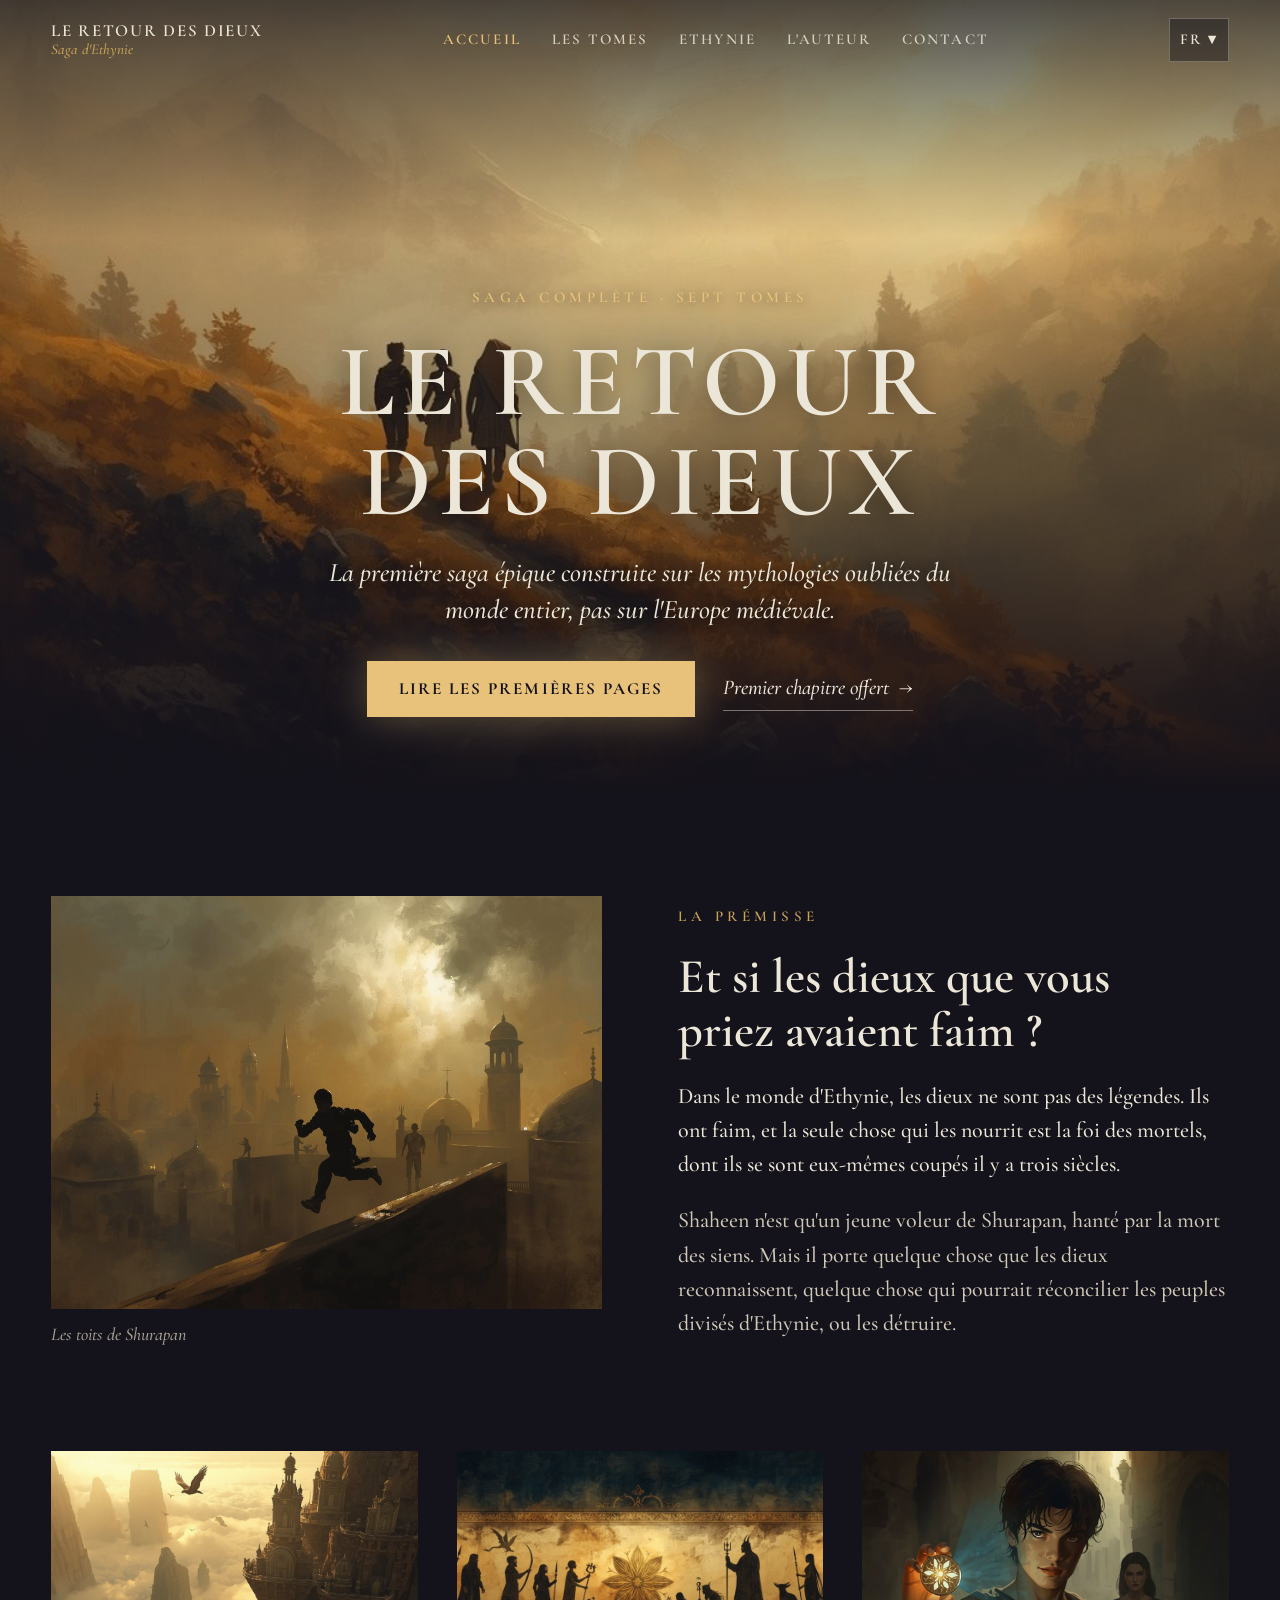
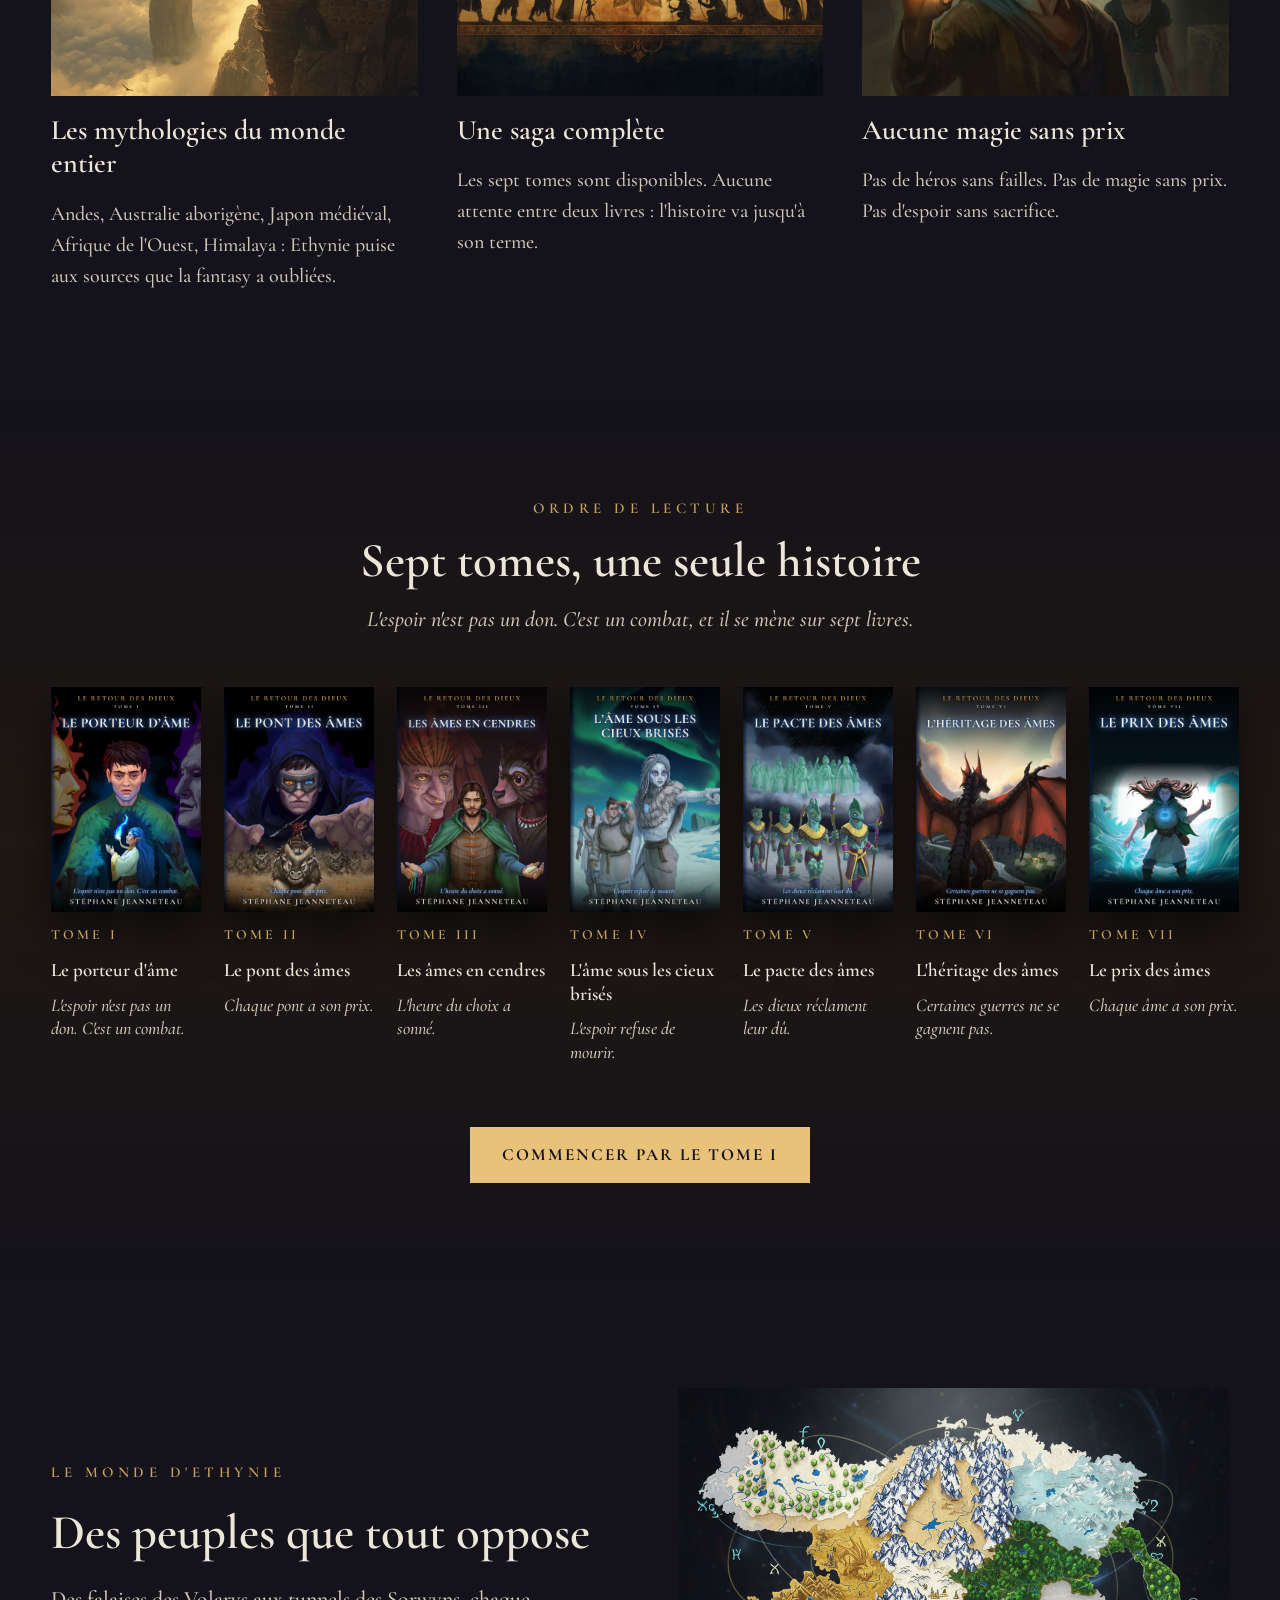
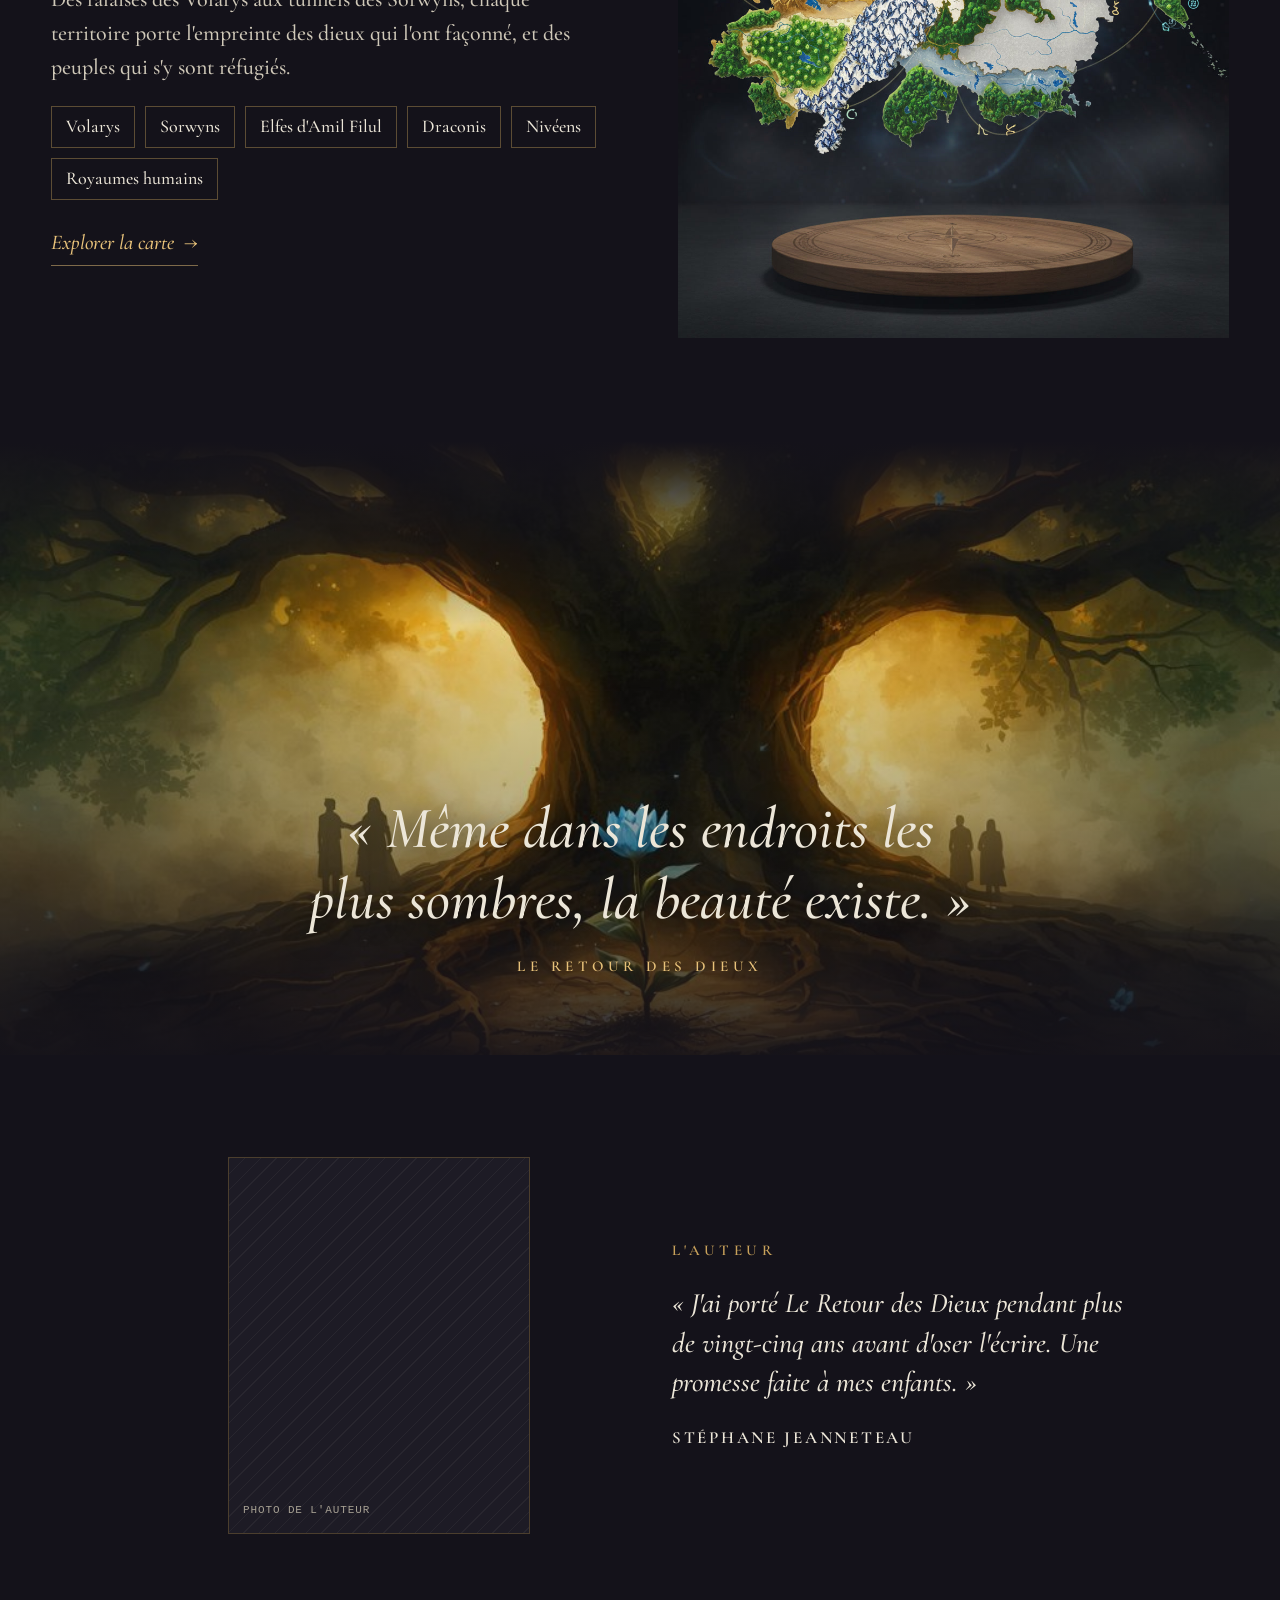
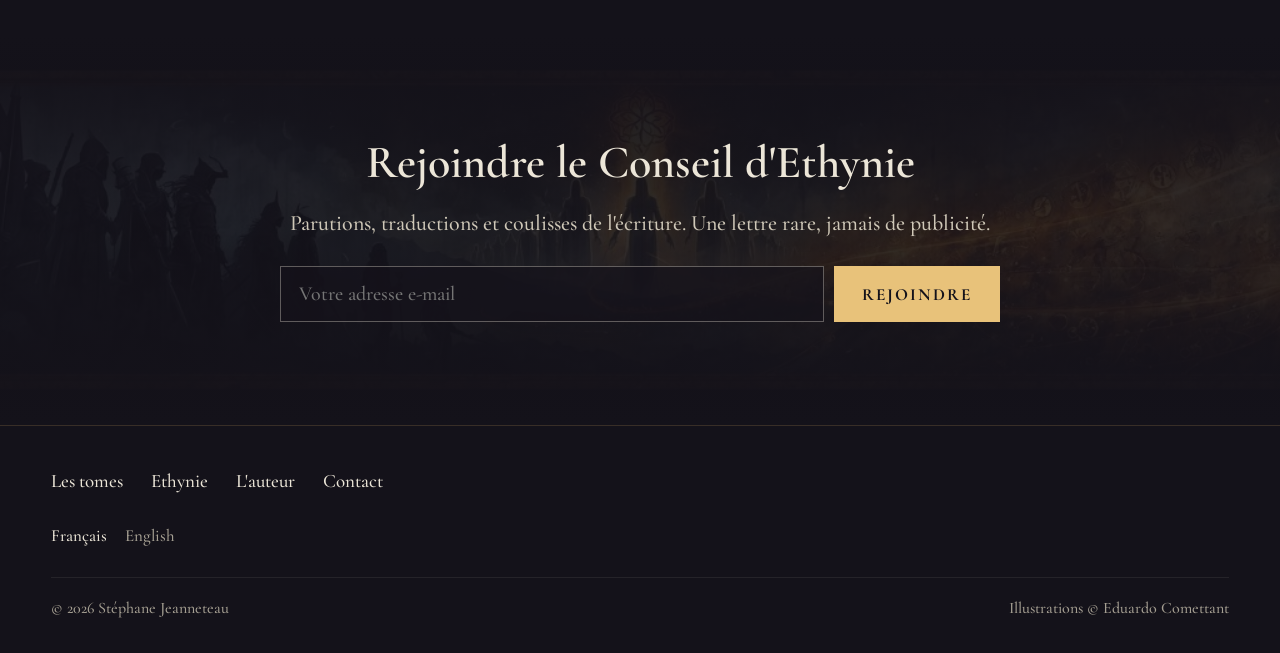
<file: index.html>
<!doctype html>
<html lang="fr">
<head>
  <meta charset="utf-8">
  <meta name="viewport" content="width=device-width, initial-scale=1">
  <title>Le Retour des Dieux · Saga de fantasy épique en sept tomes</title>
  <meta name="description" content="La première saga épique construite sur les mythologies oubliées du monde entier, pas sur l'Europe médiévale. Sept tomes disponibles, par Stéphane Jeanneteau.">
  <meta name="theme-color" content="#14121a">
  <link rel="alternate" hreflang="fr" href="https://ethynie.netlify.app/">
  <link rel="alternate" hreflang="en" href="https://ethynie.netlify.app/en/">
  <link rel="alternate" hreflang="x-default" href="https://ethynie.netlify.app/">

  <meta property="og:type" content="website">
  <meta property="og:locale" content="fr_FR">
  <meta property="og:title" content="Le Retour des Dieux · Saga d'Ethynie">
  <meta property="og:description" content="La première saga épique construite sur les mythologies oubliées du monde entier. Sept tomes disponibles.">
  <meta property="og:image" content="https://ethynie.netlify.app/img/aube-chemin.jpg">
  <meta name="twitter:card" content="summary_large_image">

  <link rel="preconnect" href="https://fonts.googleapis.com">
  <link rel="preconnect" href="https://fonts.gstatic.com" crossorigin>
  <link rel="stylesheet" href="https://fonts.googleapis.com/css2?family=Cormorant+Garamond:ital,wght@0,400;0,500;0,600;0,700;1,400;1,500;1,600&display=swap">
  <link rel="stylesheet" href="css/style.css">
</head>
<body id="haut">
  <a class="skip" href="#contenu">Aller au contenu</a>

  <section class="hero" aria-label="Présentation">
    <img class="hero__bg" src="img/aube-chemin.jpg" alt="" fetchpriority="high">
    <div class="hero__veil"></div>

    <header class="header">
      <a class="brand" href="#haut">
        <span class="brand__name">Le Retour des Dieux</span>
        <span class="brand__sub">Saga d'Ethynie</span>
      </a>
      <nav class="nav" id="nav" aria-label="Navigation principale">
        <a href="#haut" aria-current="page">Accueil</a>
        <a href="#tomes">Les tomes</a>
        <a href="#ethynie">Ethynie</a>
        <a href="#auteur">L'auteur</a>
        <a href="#contact">Contact</a>
      </nav>
      <div class="header__tools">
        <details class="lang">
          <summary aria-label="Choisir la langue">FR <span aria-hidden="true">▾</span></summary>
          <ul>
            <li><span aria-current="true">Français</span></li>
            <li><a href="en/" lang="en" hreflang="en">English</a></li>
          </ul>
        </details>
        <button class="menu-toggle" aria-label="Menu" aria-expanded="false" aria-controls="nav">
          <span></span><span></span>
        </button>
      </div>
    </header>

    <div class="hero__content">
      <span class="eyebrow">Saga complète · Sept tomes</span>
      <h1>Le Retour<br>des Dieux</h1>
      <p class="hero__promise">La première saga épique construite sur les mythologies oubliées du monde entier, pas sur l'Europe médiévale.</p>
      <div class="ctas">
        <a class="btn btn--glow" data-amazon="t1" href="#tomes">Lire les premières pages</a>
        <a class="link" data-amazon="t1" href="#tomes">Premier chapitre offert <span aria-hidden="true">→</span></a>
      </div>
    </div>
  </section>

  <main id="contenu">
    <section class="section" aria-labelledby="premisse-titre">
      <div class="wrap split">
        <figure class="figure">
          <img src="img/voleur-toits.jpg" alt="Un jeune voleur bondit sur les toits de Shurapan" loading="lazy">
          <figcaption>Les toits de Shurapan</figcaption>
        </figure>
        <div class="stack">
          <span class="eyebrow">La prémisse</span>
          <h2 id="premisse-titre">Et si les dieux que vous priez avaient faim&nbsp;?</h2>
          <p>Dans le monde d'Ethynie, les dieux ne sont pas des légendes. Ils ont faim, et la seule chose qui les nourrit est la foi des mortels, dont ils se sont eux-mêmes coupés il y a trois siècles.</p>
          <p class="muted">Shaheen n'est qu'un jeune voleur de Shurapan, hanté par la mort des siens. Mais il porte quelque chose que les dieux reconnaissent, quelque chose qui pourrait réconcilier les peuples divisés d'Ethynie, ou les détruire.</p>
        </div>
      </div>
    </section>

    <section class="section section--tight-top" aria-label="Pourquoi lire la saga">
      <div class="wrap args">
        <div class="arg">
          <img src="img/falaises-volarys.jpg" alt="Cités accrochées aux falaises au-dessus des nuages" loading="lazy">
          <h3>Les mythologies du monde entier</h3>
          <p>Andes, Australie aborigène, Japon médiéval, Afrique de l'Ouest, Himalaya : Ethynie puise aux sources que la fantasy a oubliées.</p>
        </div>
        <div class="arg">
          <img src="img/bandeau-tomes.jpg" alt="Frise des peuples d'Ethynie" loading="lazy">
          <h3>Une saga complète</h3>
          <p>Les sept tomes sont disponibles. Aucune attente entre deux livres : l'histoire va jusqu'à son terme.</p>
        </div>
        <div class="arg">
          <img src="img/medaillon.jpg" alt="Un médaillon lumineux dans une main" loading="lazy" style="object-position:30% 40%">
          <h3>Aucune magie sans prix</h3>
          <p>Pas de héros sans failles. Pas de magie sans prix. Pas d'espoir sans sacrifice.</p>
        </div>
      </div>
    </section>

    <section class="section tomes" id="tomes" aria-labelledby="tomes-titre">
      <div class="tomes__inner">
        <div class="tomes__head">
          <span class="eyebrow">Ordre de lecture</span>
          <h2 id="tomes-titre">Sept tomes, une seule histoire</h2>
          <p>L'espoir n'est pas un don. C'est un combat, et il se mène sur sept livres.</p>
        </div>
        <div class="tomes__scroll">
          <ol class="tomes__list">
            <li><a class="tome" data-amazon="t1" href="#tomes">
              <img src="covers/fr/t1.jpg" alt="Couverture du tome 1, Le porteur d'âme" width="800" height="1200" loading="lazy">
              <span class="tome__num">Tome I</span>
              <span class="tome__title">Le porteur d'âme</span>
              <span class="tome__line">L'espoir n'est pas un don. C'est un combat.</span>
            </a></li>
            <li><a class="tome" data-amazon="t2" href="#tomes">
              <img src="covers/fr/t2.jpg" alt="Couverture du tome 2, Le pont des âmes" width="800" height="1200" loading="lazy">
              <span class="tome__num">Tome II</span>
              <span class="tome__title">Le pont des âmes</span>
              <span class="tome__line">Chaque pont a son prix.</span>
            </a></li>
            <li><a class="tome" data-amazon="t3" href="#tomes">
              <img src="covers/fr/t3.jpg" alt="Couverture du tome 3, Les âmes en cendres" width="800" height="1200" loading="lazy">
              <span class="tome__num">Tome III</span>
              <span class="tome__title">Les âmes en cendres</span>
              <span class="tome__line">L'heure du choix a sonné.</span>
            </a></li>
            <li><a class="tome" data-amazon="t4" href="#tomes">
              <img src="covers/fr/t4.jpg" alt="Couverture du tome 4, L'âme sous les cieux brisés" width="800" height="1200" loading="lazy">
              <span class="tome__num">Tome IV</span>
              <span class="tome__title">L'âme sous les cieux brisés</span>
              <span class="tome__line">L'espoir refuse de mourir.</span>
            </a></li>
            <li><a class="tome" data-amazon="t5" href="#tomes">
              <img src="covers/fr/t5.jpg" alt="Couverture du tome 5, Le pacte des âmes" width="800" height="1200" loading="lazy">
              <span class="tome__num">Tome V</span>
              <span class="tome__title">Le pacte des âmes</span>
              <span class="tome__line">Les dieux réclament leur dû.</span>
            </a></li>
            <li><a class="tome" data-amazon="t6" href="#tomes">
              <img src="covers/fr/t6.jpg" alt="Couverture du tome 6, L'héritage des âmes" width="800" height="1200" loading="lazy">
              <span class="tome__num">Tome VI</span>
              <span class="tome__title">L'héritage des âmes</span>
              <span class="tome__line">Certaines guerres ne se gagnent pas.</span>
            </a></li>
            <li><a class="tome" data-amazon="t7" href="#tomes">
              <img src="covers/fr/t7.jpg" alt="Couverture du tome 7, Le prix des âmes" width="800" height="1200" loading="lazy">
              <span class="tome__num">Tome VII</span>
              <span class="tome__title">Le prix des âmes</span>
              <span class="tome__line">Chaque âme a son prix.</span>
            </a></li>
          </ol>
        </div>
        <div class="ctas">
          <a class="btn" data-amazon="t1" href="#tomes">Commencer par le tome I</a>
        </div>
      </div>
    </section>

    <section class="section" id="ethynie" aria-labelledby="monde-titre">
      <div class="wrap split">
        <div class="stack">
          <span class="eyebrow">Le monde d'Ethynie</span>
          <h2 id="monde-titre">Des peuples que tout oppose</h2>
          <p class="muted">Des falaises des Volarys aux tunnels des Sorwyns, chaque territoire porte l'empreinte des dieux qui l'ont façonné, et des peuples qui s'y sont réfugiés.</p>
          <ul class="peoples">
            <li>Volarys</li>
            <li>Sorwyns</li>
            <li>Elfes d'Amil Filul</li>
            <li>Draconis</li>
            <li>Nivéens</li>
            <li>Royaumes humains</li>
          </ul>
          <a class="link link--or" href="img/carte.jpg">Explorer la carte <span aria-hidden="true">→</span></a>
        </div>
        <img class="map" src="img/carte.jpg" alt="Carte du monde d'Ethynie" loading="lazy">
      </div>
    </section>

    <section class="quote" aria-label="Citation">
      <img class="quote__bg" src="img/arbre-fleur.jpg" alt="" loading="lazy">
      <div class="quote__veil"></div>
      <figure>
        <blockquote>«&nbsp;Même dans les endroits les plus sombres, la beauté existe.&nbsp;»</blockquote>
        <figcaption>Le Retour des Dieux</figcaption>
      </figure>
    </section>

    <section class="section" id="auteur" aria-labelledby="auteur-titre">
      <div class="author">
        <div class="author__photo" role="img" aria-label="Photo de Stéphane Jeanneteau">Photo de l'auteur</div>
        <div class="stack">
          <span class="eyebrow" id="auteur-titre">L'auteur</span>
          <p class="author__quote">«&nbsp;J'ai porté Le Retour des Dieux pendant plus de vingt-cinq ans avant d'oser l'écrire. Une promesse faite à mes enfants.&nbsp;»</p>
          <span class="author__name">Stéphane Jeanneteau</span>
        </div>
      </div>
    </section>

    <section class="newsletter" id="contact" aria-labelledby="newsletter-titre">
      <img class="newsletter__bg" src="img/bandeau-monde.jpg" alt="" loading="lazy">
      <div class="newsletter__veil"></div>
      <div class="newsletter__inner">
        <h2 id="newsletter-titre">Rejoindre le Conseil d'Ethynie</h2>
        <p class="muted">Parutions, traductions et coulisses de l'écriture. Une lettre rare, jamais de publicité.</p>
        <form name="newsletter" method="POST" action="/merci.html" data-netlify="true" netlify-honeypot="site-web">
          <input type="hidden" name="form-name" value="newsletter">
          <input type="hidden" name="langue" value="fr">
          <p class="hp"><label>Ne pas remplir <input name="site-web" tabindex="-1" autocomplete="off"></label></p>
          <input type="email" name="email" required autocomplete="email" aria-label="Adresse e-mail" placeholder="Votre adresse e-mail">
          <button class="btn" type="submit">Rejoindre</button>
        </form>
      </div>
    </section>
  </main>

  <footer class="footer">
    <div class="footer__inner">
      <div class="footer__row">
        <nav aria-label="Pied de page">
          <a href="#tomes">Les tomes</a>
          <a href="#ethynie">Ethynie</a>
          <a href="#auteur">L'auteur</a>
          <a href="#contact">Contact</a>
        </nav>
        <div class="footer__social">
          <a data-social="tiktok" href="#">TikTok</a>
          <a data-social="youtube" href="#">YouTube</a>
          <a data-social="instagram" href="#">Instagram</a>
          <a data-social="facebook" href="#">Facebook</a>
        </div>
      </div>
      <div class="footer__langs">
        <span aria-current="true">Français</span>
        <a href="en/" lang="en" hreflang="en">English</a>
      </div>
      <div class="footer__legal">
        <span>© 2026 Stéphane Jeanneteau</span>
        <span>Illustrations © Eduardo Comettant</span>
      </div>
    </div>
  </footer>

  <script src="js/config.js"></script>
  <script src="js/main.js"></script>
</body>
</html>
</file>
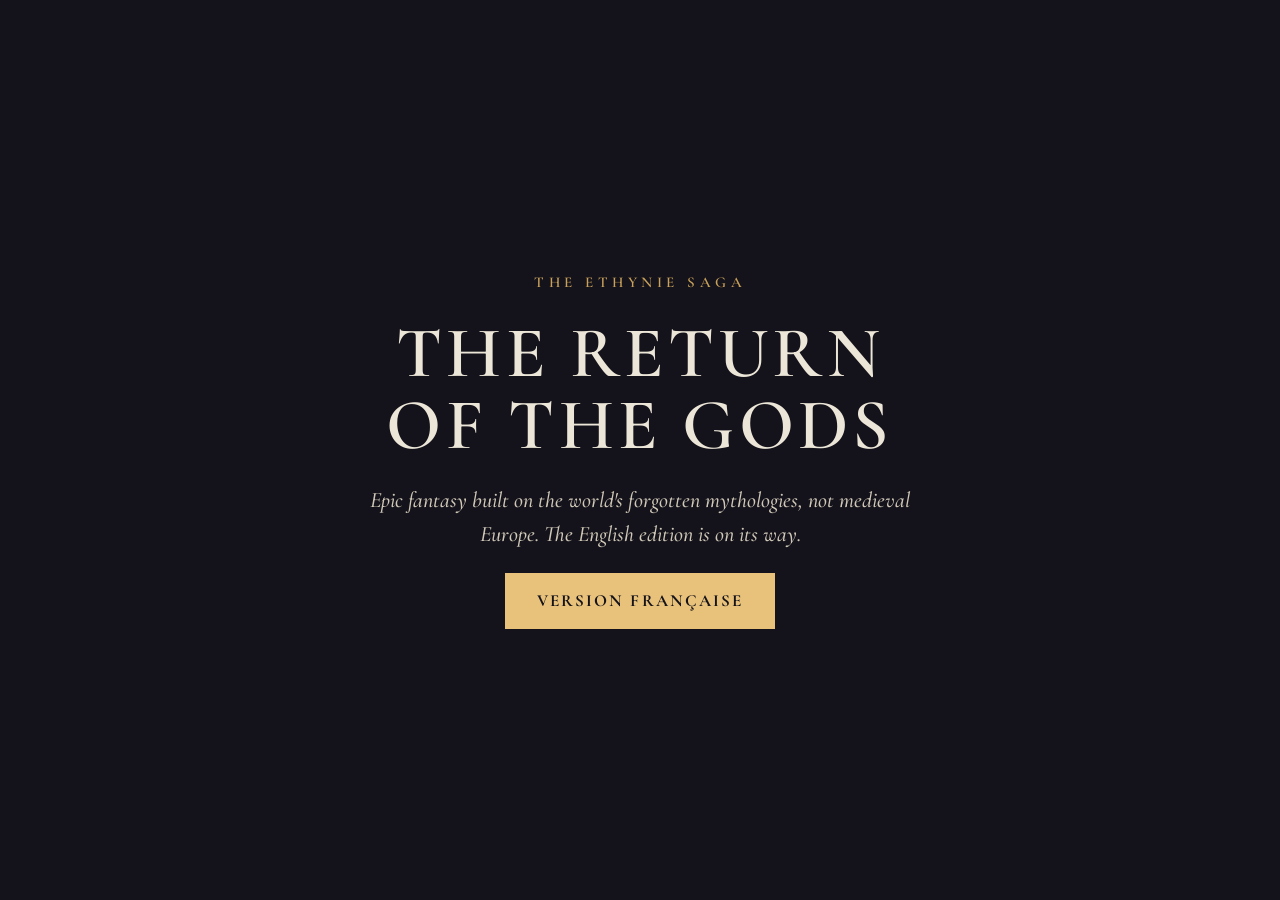
<file: en/index.html>
<!doctype html>
<html lang="en">
<head>
  <meta charset="utf-8">
  <meta name="viewport" content="width=device-width, initial-scale=1">
  <title>The Return of the Gods · Epic fantasy saga</title>
  <meta name="description" content="Epic fantasy built on the world's forgotten mythologies, not medieval Europe. English edition coming soon.">
  <meta name="robots" content="noindex">
  <meta name="theme-color" content="#14121a">
  <link rel="alternate" hreflang="fr" href="https://ethynie.netlify.app/">
  <link rel="alternate" hreflang="en" href="https://ethynie.netlify.app/en/">
  <link rel="preconnect" href="https://fonts.googleapis.com">
  <link rel="preconnect" href="https://fonts.gstatic.com" crossorigin>
  <link rel="stylesheet" href="https://fonts.googleapis.com/css2?family=Cormorant+Garamond:ital,wght@0,500;0,600;0,700;1,500&display=swap">
  <link rel="stylesheet" href="../css/style.css">
</head>
<body>
  <!-- English version: placeholder until the full page is translated. -->
  <main class="simple">
    <span class="eyebrow">The Ethynie Saga</span>
    <h1>The Return<br>of the Gods</h1>
    <p>Epic fantasy built on the world's forgotten mythologies, not medieval Europe. The English edition is on its way.</p>
    <a class="btn" href="../" lang="fr" hreflang="fr">Version française</a>
  </main>
</body>
</html>
</file>
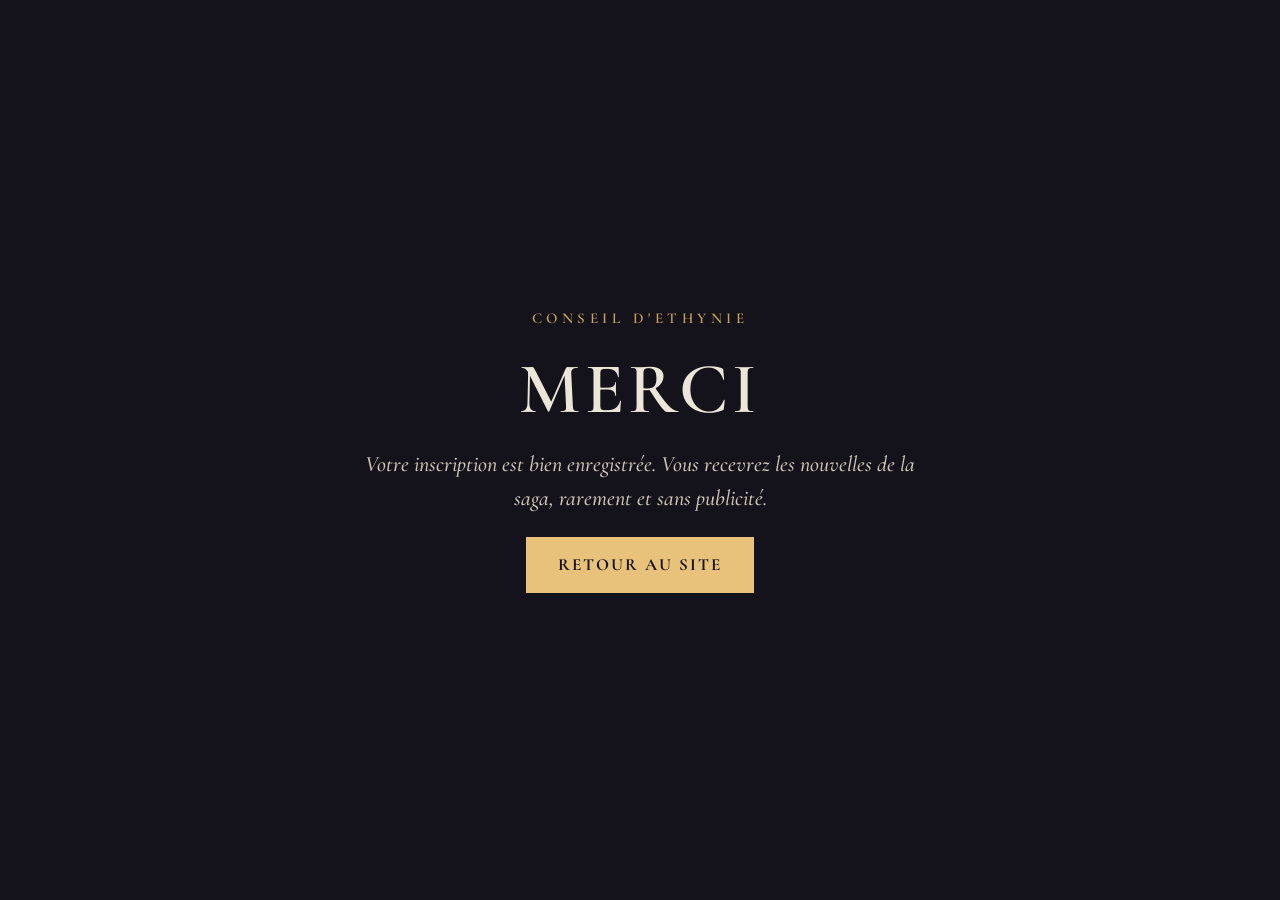
<file: merci.html>
<!doctype html>
<html lang="fr">
<head>
  <meta charset="utf-8">
  <meta name="viewport" content="width=device-width, initial-scale=1">
  <title>Merci · Le Retour des Dieux</title>
  <meta name="robots" content="noindex">
  <meta name="theme-color" content="#14121a">
  <link rel="preconnect" href="https://fonts.googleapis.com">
  <link rel="preconnect" href="https://fonts.gstatic.com" crossorigin>
  <link rel="stylesheet" href="https://fonts.googleapis.com/css2?family=Cormorant+Garamond:ital,wght@0,500;0,600;0,700;1,500&display=swap">
  <link rel="stylesheet" href="css/style.css">
</head>
<body>
  <main class="simple">
    <span class="eyebrow">Conseil d'Ethynie</span>
    <h1>Merci</h1>
    <p>Votre inscription est bien enregistrée. Vous recevrez les nouvelles de la saga, rarement et sans publicité.</p>
    <a class="btn" href="/">Retour au site</a>
  </main>
</body>
</html>
</file>
<file: css/style.css>
/* Le Retour des Dieux : feuille de style commune à toutes les langues */

:root {
  --nuit: #14121a;
  --nuit-2: #1d1b25;
  --parchemin: #ece6d8;
  --texte-2: #cfc8b8;
  --gris: #a59f92;
  --or: #c9a25b;
  --or-vif: #e8c27a;
  --or-clair: #f2d396;
  --gouttiere: clamp(20px, 4vw, 64px);
  --section: clamp(56px, 8vw, 120px);
}

* { box-sizing: border-box; }

html { scroll-behavior: smooth; }

body {
  margin: 0;
  background: var(--nuit);
  color: var(--parchemin);
  font-family: "Cormorant Garamond", Georgia, serif;
  font-size: 20px;
  font-weight: 500;
  line-height: 1.55;
  -webkit-font-smoothing: antialiased;
}
@media (min-width: 900px) { body { font-size: 22px; } }

img { display: block; max-width: 100%; }
a { color: inherit; }
h1, h2, h3, p { margin: 0; }
h2 { font-weight: 600; font-size: clamp(34px, 3.8vw, 54px); line-height: 1.1; text-wrap: balance; }
h3 { font-weight: 600; font-size: clamp(25px, 2.2vw, 30px); line-height: 1.2; }
p { text-wrap: pretty; }

:focus-visible { outline: 2px solid var(--or-vif); outline-offset: 3px; }

.skip {
  position: absolute; left: -9999px; top: 0; z-index: 100;
  background: var(--or-vif); color: var(--nuit); padding: 10px 16px;
}
.skip:focus { left: 8px; top: 8px; }

/* Éléments communs */
.wrap { max-width: 1240px; margin: 0 auto; }
.eyebrow {
  font-weight: 600; font-size: 15px; letter-spacing: 0.3em;
  text-transform: uppercase; color: var(--or);
}
.muted { color: var(--texte-2); }
.stack { display: flex; flex-direction: column; gap: 22px; }

.btn {
  display: inline-flex; align-items: center; justify-content: center;
  min-height: 56px; padding: 0 32px;
  background: var(--or-vif); color: var(--nuit);
  font-weight: 700; font-size: 17px; letter-spacing: 0.12em;
  text-transform: uppercase; text-decoration: none; text-align: center;
  border: none; cursor: pointer; font-family: inherit;
  transition: background 0.2s;
}
.btn:hover { background: var(--or-clair); }
.btn--glow { box-shadow: 0 0 40px rgba(232, 194, 122, 0.35); }

.link {
  display: inline-flex; align-items: center; gap: 10px; min-height: 44px;
  font-style: italic; font-size: 21px; text-decoration: none;
  border-bottom: 1px solid rgba(236, 230, 216, 0.45);
  transition: color 0.2s;
}
.link:hover { color: var(--or-vif); }
.link--or { color: var(--or-vif); border-bottom-color: rgba(232, 194, 122, 0.5); align-self: flex-start; }
.link--or:hover { color: var(--parchemin); }

.ctas { display: flex; flex-wrap: wrap; justify-content: center; align-items: center; gap: 14px 28px; }

/* En-tête */
.header {
  position: relative; z-index: 10;
  display: flex; align-items: center; justify-content: space-between; gap: 12px;
  padding: 18px var(--gouttiere);
}
.brand { display: flex; flex-direction: column; text-decoration: none; line-height: 1.1; }
.brand__name { font-weight: 600; font-size: 14px; letter-spacing: 0.1em; text-transform: uppercase; white-space: nowrap; }
.brand__sub { font-style: italic; font-size: 15px; color: var(--or); }
@media (min-width: 900px) { .brand__name { font-size: 17px; } }

.header__tools { display: flex; align-items: center; gap: 8px; }

.nav {
  display: none;
  position: absolute; top: 100%; left: 0; right: 0;
  flex-direction: column; gap: 4px;
  padding: 12px var(--gouttiere) 20px;
  background: rgba(20, 18, 26, 0.97);
  border-bottom: 1px solid rgba(201, 162, 91, 0.25);
}
.nav.is-open { display: flex; }
.nav a {
  padding: 10px 0; text-decoration: none;
  font-weight: 600; font-size: 15px; letter-spacing: 0.14em; text-transform: uppercase;
  opacity: 0.85; transition: opacity 0.2s, color 0.2s;
}
.nav a:hover, .nav a[aria-current] { opacity: 1; color: var(--or-vif); }

.menu-toggle, .lang summary {
  min-height: 44px;
  background: rgba(20, 18, 26, 0.45);
  border: 1px solid rgba(236, 230, 216, 0.3);
  color: var(--parchemin); cursor: pointer;
}
.menu-toggle {
  width: 44px; display: flex; flex-direction: column;
  justify-content: center; align-items: center; gap: 6px;
}
.menu-toggle span { width: 18px; height: 1px; background: var(--parchemin); }

@media (min-width: 900px) {
  .nav {
    display: flex; position: static; flex-direction: row;
    gap: clamp(18px, 2.4vw, 36px); padding: 0; background: none; border: none;
  }
  .nav a { padding: 0; }
  .menu-toggle { display: none; }
}

.lang { position: relative; }
.lang summary {
  list-style: none; display: flex; align-items: center; gap: 6px; padding: 0 10px;
  font-weight: 600; font-size: 15px; letter-spacing: 0.12em;
}
.lang summary::-webkit-details-marker { display: none; }
.lang ul {
  position: absolute; right: 0; top: calc(100% + 6px); z-index: 20;
  list-style: none; margin: 0; padding: 6px 0; min-width: 160px;
  background: var(--nuit-2); border: 1px solid rgba(201, 162, 91, 0.3);
}
.lang li a, .lang li span { display: block; padding: 8px 16px; font-size: 18px; text-decoration: none; }
.lang li a:hover { color: var(--or-vif); }
.lang li span { color: var(--or-vif); }

/* Hero */
.hero {
  position: relative; overflow: hidden;
  min-height: 100svh; display: flex; flex-direction: column;
}
@media (min-width: 900px) { .hero { min-height: clamp(720px, 62vw, 900px); } }
.hero__bg { position: absolute; inset: 0; width: 100%; height: 100%; object-fit: cover; object-position: 30% 60%; }
.hero__veil {
  position: absolute; inset: 0;
  background: linear-gradient(180deg, rgba(20,18,26,0.75) 0%, rgba(20,18,26,0.1) 30%, rgba(20,18,26,0.35) 60%, var(--nuit) 100%);
}
.hero__content {
  position: relative; z-index: 1; margin-top: auto;
  padding: 0 var(--gouttiere) clamp(56px, 6vw, 96px);
  display: flex; flex-direction: column; align-items: center; text-align: center; gap: 22px;
}
.hero .eyebrow { color: var(--or-vif); text-shadow: 0 1px 12px rgba(0,0,0,0.6); }
.hero h1 {
  font-weight: 600; font-size: clamp(48px, 8vw, 120px); line-height: 0.98;
  letter-spacing: 0.06em; text-transform: uppercase; text-wrap: balance;
  text-shadow: 0 2px 30px rgba(0,0,0,0.6);
}
.hero__promise {
  max-width: 640px; font-style: italic; font-size: clamp(23px, 2.1vw, 29px); line-height: 1.4;
  text-shadow: 0 1px 16px rgba(0,0,0,0.8);
}
.hero .ctas { margin-top: 10px; }

/* Sections */
.section { padding: var(--section) var(--gouttiere); }
.section--tight-top { padding-top: 0; }

.split {
  display: grid; align-items: center;
  grid-template-columns: repeat(auto-fit, minmax(min(100%, 380px), 1fr));
  gap: clamp(40px, 6vw, 96px);
}
.figure { margin: 0; display: flex; flex-direction: column; gap: 12px; }
.figure img { width: 100%; aspect-ratio: 4 / 3; object-fit: cover; }
.figure figcaption { font-style: italic; font-size: 18px; color: var(--gris); }

.args {
  display: grid; grid-template-columns: repeat(auto-fit, minmax(min(100%, 300px), 1fr));
  gap: clamp(28px, 3vw, 44px);
}
.arg { display: flex; flex-direction: column; gap: 18px; }
.arg img { width: 100%; aspect-ratio: 3 / 2; object-fit: cover; }
.arg p { font-size: 20px; color: var(--texte-2); }

/* Frise des tomes */
.tomes { background: linear-gradient(180deg, var(--nuit) 0%, #1f1813 50%, var(--nuit) 100%); }
.tomes__inner { max-width: 1320px; margin: 0 auto; display: flex; flex-direction: column; gap: clamp(36px, 4vw, 56px); }
.tomes__head { display: flex; flex-direction: column; align-items: center; text-align: center; gap: 14px; }
.tomes__head p { max-width: 560px; font-style: italic; color: var(--texte-2); }
.tomes__scroll {
  overflow-x: auto; scroll-snap-type: x mandatory;
  margin: 0 calc(-1 * var(--gouttiere)); padding: 0 var(--gouttiere) 12px;
}
.tomes__list {
  list-style: none; margin: 0; padding: 0;
  display: grid; grid-template-columns: repeat(7, minmax(150px, 1fr));
  gap: clamp(16px, 1.8vw, 26px); min-width: 1100px;
}
.tomes__list li { scroll-snap-align: start; }
.tome { display: flex; flex-direction: column; gap: 12px; text-decoration: none; }
.tome img { width: 100%; height: auto; aspect-ratio: 2 / 3; box-shadow: 0 18px 40px rgba(0,0,0,0.5); transition: transform 0.3s; }
.tome:hover img { transform: translateY(-6px); }
.tome__num { font-weight: 600; font-size: 14px; letter-spacing: 0.22em; text-transform: uppercase; color: var(--or); }
.tome__title { font-weight: 600; font-size: 19px; line-height: 1.25; }
.tome__line { font-style: italic; font-size: 18px; line-height: 1.3; color: var(--texte-2); }

/* Monde */
.peoples { list-style: none; margin: 0; padding: 0; display: flex; flex-wrap: wrap; gap: 10px; }
.peoples li { padding: 6px 14px; border: 1px solid rgba(201, 162, 91, 0.4); font-size: 18px; }
.map { width: 100%; max-width: 560px; justify-self: center; aspect-ratio: 1 / 1; object-fit: cover; }

/* Citation */
.quote {
  position: relative; overflow: hidden;
  min-height: clamp(520px, 48vw, 700px); display: flex; align-items: flex-end;
}
.quote__bg { position: absolute; inset: 0; width: 100%; height: 100%; object-fit: cover; }
.quote__veil {
  position: absolute; inset: 0;
  background: linear-gradient(180deg, var(--nuit) 0%, rgba(20,18,26,0.1) 30%, rgba(20,18,26,0.3) 60%, rgba(20,18,26,0.92) 100%);
}
.quote figure {
  position: relative; margin: 0 auto; max-width: 900px;
  padding: 0 24px clamp(56px, 6vw, 96px);
  display: flex; flex-direction: column; align-items: center; gap: 20px; text-align: center;
}
.quote blockquote {
  margin: 0; font-style: italic; font-size: clamp(34px, 4.6vw, 64px); line-height: 1.2;
  text-wrap: balance; text-shadow: 0 2px 24px rgba(0,0,0,0.7);
}
.quote figcaption { font-weight: 600; font-size: 15px; letter-spacing: 0.3em; text-transform: uppercase; color: var(--or-vif); }

/* Auteur */
.author {
  max-width: 980px; margin: 0 auto; display: grid; align-items: center;
  grid-template-columns: repeat(auto-fit, minmax(min(100%, 260px), 1fr));
  gap: clamp(32px, 5vw, 72px);
}
.author__photo {
  width: 100%; max-width: 300px; justify-self: center; aspect-ratio: 4 / 5;
  display: flex; align-items: flex-end; padding: 14px;
  background: repeating-linear-gradient(135deg, rgba(236,230,216,0.05) 0 1px, transparent 1px 11px), var(--nuit-2);
  box-shadow: 0 0 0 1px rgba(201, 162, 91, 0.3);
  font-family: ui-monospace, Menlo, monospace; font-size: 11px; letter-spacing: 0.08em;
  text-transform: uppercase; color: var(--gris);
}
.author__quote { font-style: italic; font-size: clamp(24px, 2.2vw, 30px); line-height: 1.4; }
.author__name { font-weight: 600; font-size: 17px; letter-spacing: 0.16em; text-transform: uppercase; }

/* Newsletter */
.newsletter { position: relative; overflow: hidden; padding: clamp(64px, 8vw, 120px) var(--gouttiere); }
.newsletter__bg { position: absolute; inset: 0; width: 100%; height: 100%; object-fit: cover; opacity: 0.35; }
.newsletter__veil { position: absolute; inset: 0; background: linear-gradient(180deg, var(--nuit) 0%, rgba(20,18,26,0.6) 50%, var(--nuit) 100%); }
.newsletter__inner {
  position: relative; max-width: 720px; margin: 0 auto;
  display: flex; flex-direction: column; align-items: center; text-align: center; gap: 18px;
}
.newsletter h2 { font-size: clamp(32px, 3.6vw, 50px); }
.newsletter form { width: 100%; display: flex; flex-wrap: wrap; gap: 10px; margin-top: 8px; }
.newsletter input[type="email"] {
  flex: 1 1 240px; min-height: 56px; padding: 0 18px;
  background: rgba(20, 18, 26, 0.7); border: 1px solid rgba(236, 230, 216, 0.35);
  color: var(--parchemin); font-family: inherit; font-weight: 500; font-size: 20px;
}
.newsletter input[type="email"]:focus { border-color: var(--or-vif); outline: none; }
.newsletter .btn { flex: 0 0 auto; padding: 0 28px; }
.hp { position: absolute; left: -9999px; }

/* Pied de page */
.footer { padding: 40px var(--gouttiere) 32px; border-top: 1px solid rgba(201, 162, 91, 0.2); }
.footer__inner { max-width: 1240px; margin: 0 auto; display: flex; flex-direction: column; gap: 28px; }
.footer__row { display: flex; flex-wrap: wrap; justify-content: space-between; gap: 24px 40px; font-size: 19px; }
.footer nav, .footer__social, .footer__langs { display: flex; flex-wrap: wrap; gap: 8px 28px; }
.footer a { text-decoration: none; transition: color 0.2s; }
.footer a:hover { color: var(--or-vif); }
.footer__social a { color: var(--or); }
.footer__social a:hover { color: var(--parchemin); }
.footer__langs { gap: 6px 18px; font-size: 17px; color: var(--gris); }
.footer__langs [aria-current] { color: var(--parchemin); }
.footer__legal {
  display: flex; flex-wrap: wrap; justify-content: space-between; gap: 8px 24px;
  padding-top: 18px; border-top: 1px solid rgba(236, 230, 216, 0.08);
  font-size: 16px; color: var(--gris);
}

/* Page simple (versions linguistiques à venir, remerciements) */
.simple {
  min-height: 100svh; display: flex; flex-direction: column; align-items: center; justify-content: center;
  gap: 22px; padding: 40px var(--gouttiere); text-align: center;
}
.simple h1 { font-weight: 600; font-size: clamp(40px, 6vw, 72px); letter-spacing: 0.06em; text-transform: uppercase; line-height: 1; }
.simple p { max-width: 560px; font-style: italic; color: var(--texte-2); }

@media (prefers-reduced-motion: reduce) {
  html { scroll-behavior: auto; }
  * { transition: none !important; }
}
</file>
